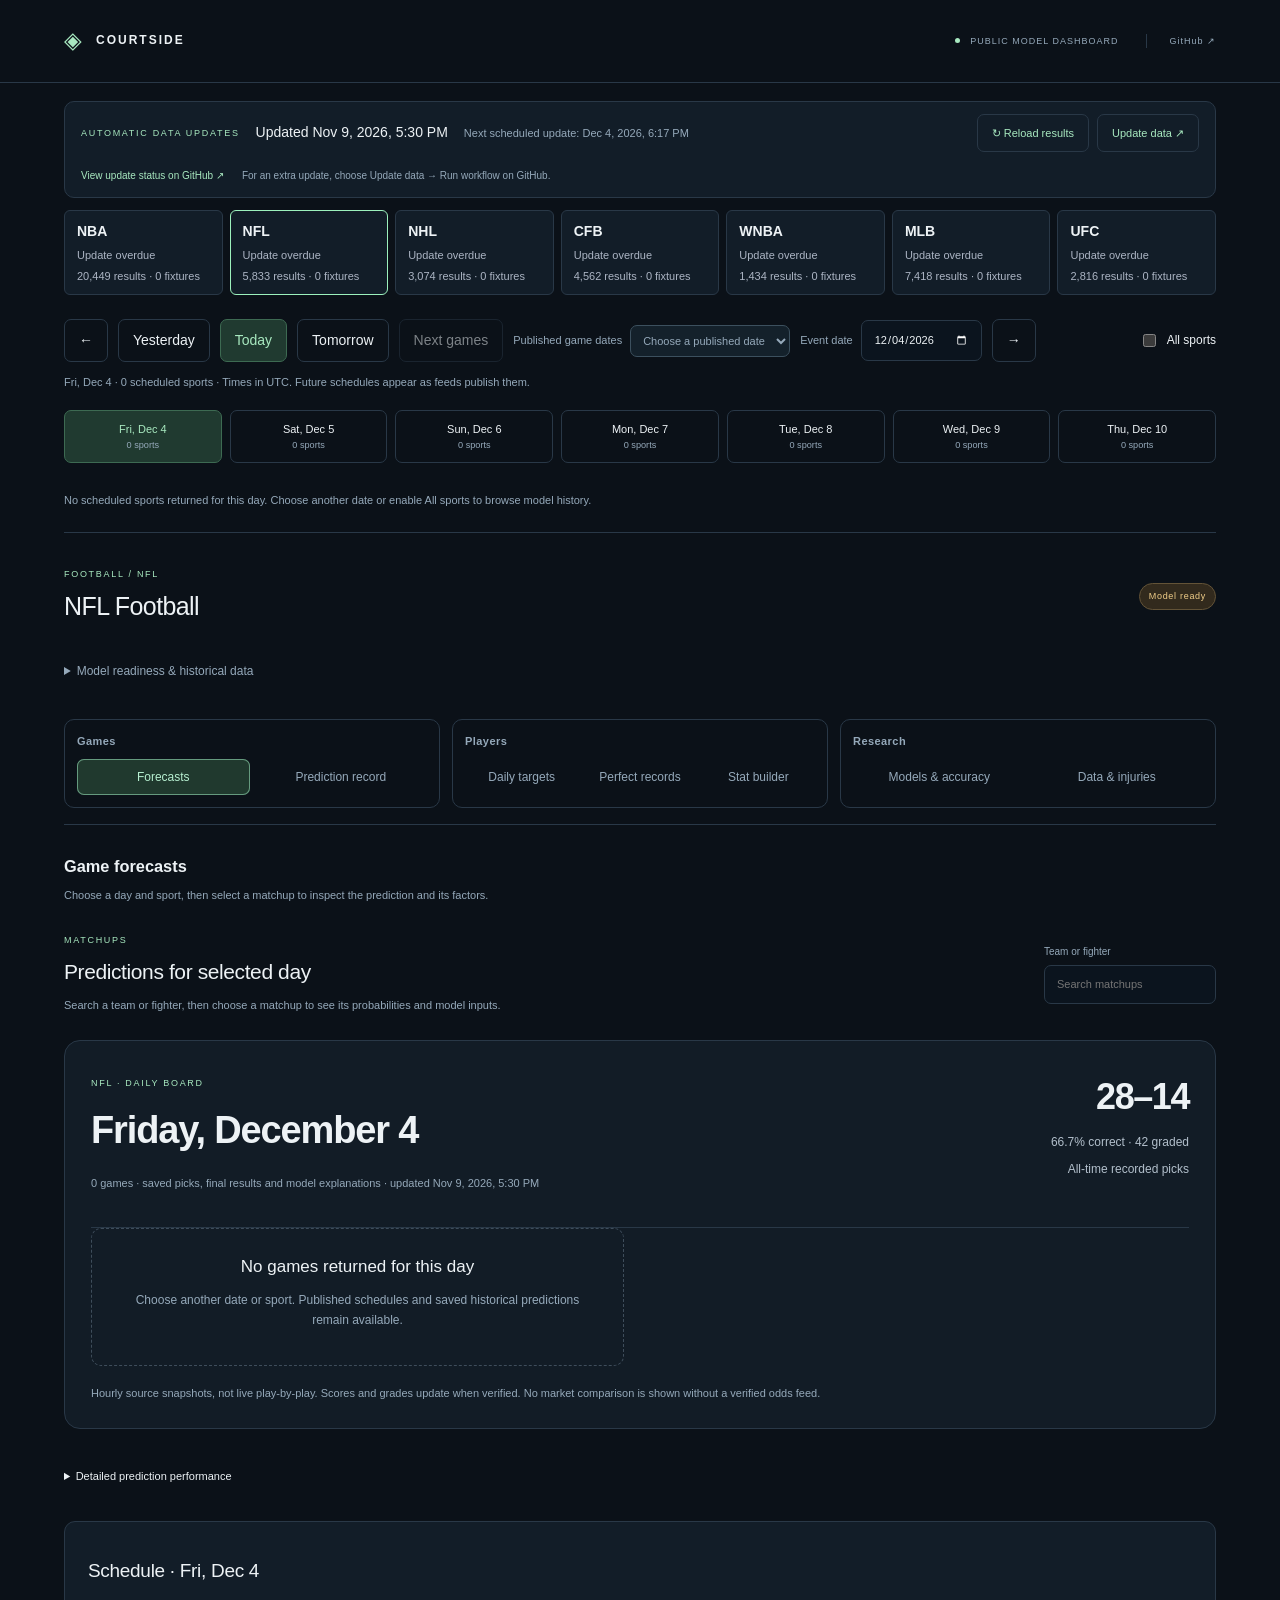
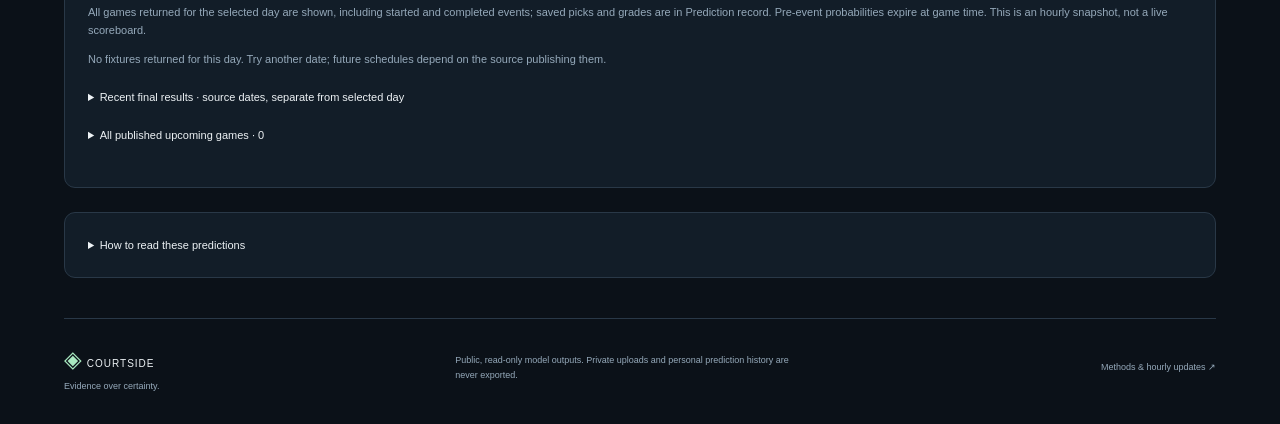
<file: index.html>
<!doctype html>
<html lang="en"><head><meta charset="utf-8"><meta name="viewport" content="width=device-width,initial-scale=1"><meta name="description" content="Statistics-only sports forecasts, real historical data, model comparisons and transparent calibration."><meta http-equiv="Content-Security-Policy" content="default-src 'self'; script-src 'self'; style-src 'self'; connect-src 'self' https://api.github.com; img-src 'self' data: https://a.espncdn.com; object-src 'none'; base-uri 'self'"><link rel="icon" href="./web/icon.svg" type="image/svg+xml"><title>Courtside — Sports Prediction Lab</title><link rel="stylesheet" href="./web/style.css?v=unified-matchup-v10"><script defer src="./web/record.js?v=unified-matchup-v10"></script><script defer src="./web/prop-finder.js?v=unified-matchup-v10"></script><script defer src="./web/app.js?v=unified-matchup-v10"></script></head>
<body><header class="topbar"><a class="brand" href="./"><span class="brandmark">◈</span><strong>COURTSIDE</strong><span class="brand-sub">PREDICTION LAB</span></a><div class="top-right"><span class="live-dot"></span> PUBLIC MODEL DASHBOARD <a href="https://github.com/cbegalla111/sportsMLmodel" target="_blank" rel="noopener">GitHub ↗</a></div></header>
<main><section class="dashboard-header"><div class="update-card"><span class="small-caps">AUTOMATIC DATA UPDATES</span><strong id="updated">Loading…</strong><span id="refresh-detail">Checking schedule…</span><div class="refresh-actions"><button id="refresh" type="button" title="Reload the latest published results">↻ Reload results</button><a id="collect-data" class="action-link" href="https://github.com/cbegalla111/sportsMLmodel/actions/workflows/pages.yml" target="_blank" rel="noopener" title="Open GitHub and choose Run workflow">Update data ↗</a></div><div class="refresh-status"><a id="pipeline-status" href="https://github.com/cbegalla111/sportsMLmodel/actions/workflows/pages.yml" target="_blank" rel="noopener" aria-live="polite">Checking update status…</a><span>For an extra update, choose Update data → Run workflow on GitHub.</span></div></div></section>
<section id="feed-overview" class="feed-overview" aria-label="All sport feed status"></section>
<div id="error" class="alert" role="alert" hidden></div><div id="loading" class="loading">Loading real model outputs and historical validation…</div>
<div id="dashboard" hidden><section class="day-browser" aria-label="Choose event day"><div class="day-controls"><button id="previous-day" type="button" aria-label="Previous day">←</button><button id="yesterday" type="button">Yesterday</button><button id="today" type="button">Today</button><button id="tomorrow" type="button">Tomorrow</button><button id="next-game-day" type="button">Next games</button><label class="calendar-label">Published game dates<select id="future-dates"></select></label><label class="calendar-label">Event date<input id="date-filter" type="date"></label><button id="next-day" type="button" aria-label="Next day">→</button><label class="all-sports-label"><input id="all-sports" type="checkbox"> All sports</label></div><p id="day-summary" class="muted" aria-live="polite"></p><div id="day-options" class="day-options" aria-label="Next seven days"></div></section><nav id="sports" class="sports" aria-label="Choose sport"></nav>
<section class="league-heading"><div><p id="sport-kicker" class="eyebrow"></p><h2 id="sport-title"></h2><p id="sport-description" class="muted"></p></div><span id="readiness" class="tag"></span></section>
<div id="freshness-alert" hidden></div><details class="model-overview"><summary>Model readiness & historical data</summary><section id="model-status" class="panel compact-panel"></section>
<section class="stats"><article><span class="small-caps">PUBLIC RESULTS</span><strong id="result-count">—</strong><small id="coverage">—</small></article><article><span class="small-caps">ACTIVE FORECASTS</span><strong id="forecast-count">—</strong><small>Selected day · pre-event only</small></article><article><span class="small-caps">BACKTEST ACCURACY</span><strong id="brier">—</strong><small id="test-sample">No evaluation available</small></article><article><span class="small-caps">LATEST RESULT</span><strong id="data-through">—</strong><small id="feed-note">No source connected</small></article></section></details>
<nav class="view-tabs" aria-label="Dashboard section"><div class="tab-group"><span class="tab-group-label">Games</span><div><button class="selected" data-view="forecasts" type="button">Forecasts</button><button data-view="history" type="button">Prediction record</button></div></div><div class="tab-group"><span class="tab-group-label">Players</span><div><button data-view="finder" type="button">Daily targets</button><button data-view="perfect" type="button">Perfect records</button><button data-view="props" type="button">Stat builder</button></div></div><div class="tab-group"><span class="tab-group-label">Research</span><div><button data-view="models" type="button">Models & accuracy</button><button data-view="data" type="button">Data & injuries</button></div></div></nav><div class="section-guide"><h3 id="view-title">Game forecasts</h3><p id="view-description" class="muted"></p></div>
<section id="view-forecasts" class="view"><div class="section-heading"><div><p class="eyebrow">MATCHUPS</p><h3 id="forecast-title">Predictions for selected day</h3><p class="muted">Search a team or fighter, then choose a matchup to see its probabilities and model inputs.</p></div><label class="date-filter">Team or fighter<input id="team-filter" type="search" placeholder="Search matchups"></label></div>
<section id="daily-scoreboard" class="daily-scoreboard" aria-label="Daily games and saved picks"></section><details class="record-detail"><summary>Detailed prediction performance</summary><section id="record-overview" class="panel compact-panel" aria-label="Recent prediction results"></section></details><details id="withheld-details"><summary id="withheld-summary"></summary><div id="withheld-list"></div></details><section id="day-history" class="panel limits-panel" hidden></section><section id="schedule-content" class="panel limits-panel"></section><details class="panel limits-panel"><summary>How to read these predictions</summary><p id="outcome-rules"></p><div class="missing-inputs"><span>Injuries <b>See matchup report</b></span><span>Starters / lineups <b>Unconfirmed</b></span><span>Market features <b>Excluded</b></span></div><p class="muted">These are limited result-history baselines. No props, parlays, guaranteed outcomes, or game-specific confidence intervals are fabricated.</p></details></section>
<section id="view-history" class="view" hidden><div class="prop-controls"><label>Record period<select id="record-period"><option value="7">Last 7 days</option><option value="30">Last 30 days</option><option value="0">All recorded games</option></select></label></div><div id="history-content" class="panel"></div></section>
<section id="view-finder" class="view" hidden><div class="panel"><h3>Today’s stat targets</h3><p class="muted">Choose a hit rate and how many targets to show across today’s games. Started games stay visible as historical research.</p><div class="prop-controls daily-primary"><label>Sport<select id="finder-sport"><option value="all">All sports</option><option>NBA</option><option>NFL</option><option>MLB</option><option>NHL</option><option>WNBA</option></select></label><label>Game<select id="finder-game"></select></label><label>Show targets<input id="finder-count" type="number" min="1" step="1" value="10"></label><label>Historical hit rate<select id="finder-min"><option value="0.6">60%</option><option value="0.65">65%</option><option value="0.7">70%</option><option value="0.75">75%</option><option value="0.8">80%</option><option value="0.85">85%</option><option value="0.9" selected>90%</option><option value="0.95">95%</option><option value="1">100%</option></select></label><label>Player search<input id="finder-player-search" type="search" placeholder="Any player (optional)"></label></div><details class="prop-advanced"><summary>More filters <span>History window, statistic and perfect records</span></summary><div class="prop-controls"><label>History window<select id="finder-sample"><option value="5">Last 5 · limited evidence</option><option value="10" selected>Last 10</option><option value="20">Last 20</option></select></label><label>Statistic<select id="finder-market"><option value="all">All statistics</option></select></label><label class="all-sports-label"><input id="finder-perfect" type="checkbox"> Only 100% observed hit rates</label></div></details><div class="prop-actions"><button id="finder-run" type="button">Find targets</button><button id="finder-all" type="button">Show all qualifying</button><span>Uses today’s full schedule</span></div><p id="finder-summary" aria-live="polite"></p><div id="finder-results"></div></div><details class="panel limits-panel"><summary>How stat targets are calculated</summary><p>For each player and statistic, sort the selected last 5, 10 or 20 collected values from highest to lowest. Require at least ceil(hit rate × sample size) appearances at or above a target, then select the highest value that meets that requirement. Equality counts as a hit. For example, at 90% across 10 games, the ninth-highest value is the target; ties can raise its observed hit rate above 90%.</p><p>Targets come directly from observed values, rather than a sportsbook line catalog. The full history window is required. Missing statistics and future observations are excluded; missing appearances can affect the record. A 90% historical hit rate is not a validated 90% chance for the next game. Zero or negative targets are shown when the data support no higher total.</p><p>Ranking uses the historical evidence lower bound, then a shrunk consistency estimate. These remain descriptive summaries after searching many statistics. Fresh player data and injury coverage are required; uncertain or unavailable players are excluded. Opponent effects, minutes and starters are unconfirmed. Results include the original game values for inspection. Multiple props can be correlated.</p></details><section class="panel limits-panel"><h3>Your shortlist</h3><div id="finder-shortlist"></div></section></section>
<section id="view-perfect" class="view" hidden><div class="panel"><h3>100% observed prop hit rates · all teams</h3><p class="muted">Scan every collected player across teams. No team or matchup selection required; the event date above does not limit this historical scan. Each result hit in every one of the selected last 5, 10 or 20 collected appearances.</p><div class="prop-controls"><label>Sport<select id="perfect-sport"><option value="all">All sports</option><option>NBA</option><option>NFL</option><option>MLB</option><option>NHL</option><option>WNBA</option></select></label><label>Sample window<select id="perfect-sample"><option value="5">Last 5 · small sample</option><option value="10" selected>Last 10</option><option value="20">Last 20</option></select></label><label>Side<select id="perfect-side"><option value="both">Over and under</option><option value="over">Over</option><option value="under">Under</option></select></label><label>Statistic<select id="perfect-market"><option value="all">All statistics</option></select></label><label>Player search<input id="perfect-search" type="search" placeholder="Search player name"></label></div><p id="perfect-summary" aria-live="polite"></p><p class="muted">100% describes collected history, not a guaranteed future result. Missing appearances may affect rates. Lines are research thresholds, not verified sportsbook offers. Availability is shown separately and does not certify a player will participate.</p><div id="perfect-results"></div><button id="perfect-more" type="button" hidden>Show 50 more</button></div></section><section id="view-props" class="view" hidden><div class="panel"><h3>Player stat builder</h3><p class="muted">Drag the target to see exactly how often a player reached it. Choose a historical hit-rate preset or enter your own positive target.</p><div class="prop-controls"><label>Sport<select id="prop-sport"><option>NBA</option><option>MLB</option><option>NFL</option><option>NHL</option><option>WNBA</option></select></label><label>Player search<input id="prop-search" type="search" placeholder="Search player or team"></label><label>Player<select id="prop-player"></select></label><label>Statistic<select id="prop-market"></select></label><label>Line<input id="prop-line" type="number" min="0.5" step="0.5" placeholder="Enter offered line"></label><label>Side<select id="prop-side"><option value="at least">At least (inclusive)</option><option value="over">Over</option><option value="under">Under</option></select></label><label>History window<select id="prop-window"><option value="5">Last 5</option><option value="10" selected>Last 10</option><option value="20">Last 20</option></select></label><button id="prop-add" type="button">Save to shortlist</button></div><section class="stat-slider-panel" aria-label="Adjust player statistic target"><div class="stat-slider-heading"><label for="prop-slider">Drag to change the target</label><output id="prop-slider-value" for="prop-slider prop-line"></output></div><input id="prop-slider" type="range" min="0.5" max="50" step="0.5" value="20" aria-describedby="prop-slider-feedback"><p id="prop-slider-feedback" aria-live="polite"></p><div class="prop-actions"><button type="button" data-prop-target="0.8">80% historical target</button><button type="button" data-prop-target="0.9">90% historical target</button><button type="button" data-prop-target="1">100% historical target</button></div><p class="muted">Moving the slider updates observed hits immediately. Presets use collected appearances, not a guaranteed chance in the next game. Searching many targets can overstate apparent consistency.</p></section><div id="prop-results" aria-live="polite"></div></div><section class="panel limits-panel"><h3>Parlay research shortlist</h3><p class="muted">Saved on this browser. Same-game and same-player legs can be correlated. Multiplying historical hit rates does not estimate a parlay’s chance of winning. Confirm the offered line, price, active roster and settlement rules.</p><div id="prop-shortlist"></div></section><section class="panel limits-panel"><h3>Research methods & sources</h3><p>Use rolling game logs, sample sizes, role and playing-time context, and chronological testing. Streaks alone do not demonstrate a betting edge. Missing appearances are excluded, not scored as losses or zeros. Integer-line ties are shown as pushes, although platform settlement rules vary.</p><p><a href="https://github.com/swar/nba_api" target="_blank" rel="noopener">nba_api: NBA statistics endpoints ↗</a> · <a href="https://the-odds-api.com/sports-odds-data/betting-markets.html" target="_blank" rel="noopener">The Odds API: player market definitions ↗</a> · <a href="https://www.statsmodels.org/stable/generated/statsmodels.stats.proportion.proportion_confint.html" target="_blank" rel="noopener">Binomial interval methods ↗</a> · <a href="https://www.itl.nist.gov/div898/handbook/prc/section2/prc241.htm" target="_blank" rel="noopener">NIST: Wilson interval guidance ↗</a> · <a href="https://numpy.org/doc/stable/reference/generated/numpy.quantile.html" target="_blank" rel="noopener">Empirical quantile methods ↗</a></p></section></section>
<section id="view-models" class="view" hidden><div id="model-content"></div></section>
<section id="view-data" class="view" hidden><div id="data-content"></div></section>
<footer><div><span class="brandmark">◈</span> COURTSIDE <span>Evidence over certainty.</span></div><p>Public, read-only model outputs. Private uploads and personal prediction history are never exported.</p><a href="https://github.com/cbegalla111/sportsMLmodel/blob/main/docs/PAGES.md" target="_blank" rel="noopener">Methods & hourly updates ↗</a></footer></div></main><dialog id="game-inspector" class="game-inspector"><button id="close-inspector" type="button" aria-label="Close game explanation">Close ✕</button><div id="game-inspector-content"></div></dialog></body></html>
</file>
<file: web/style.css>
:root{color-scheme:dark;--bg:#0b1118;--panel:#121d28;--line:#293847;--text:#edf2f5;--muted:#95a9ba;--green:#a8e9c0;--lavender:#c0bcf7;--amber:#f1ce89}*{box-sizing:border-box}body{margin:0;background:var(--bg);color:var(--text);font:14px/1.65 -apple-system,BlinkMacSystemFont,"Segoe UI",sans-serif}a{color:inherit;text-decoration:none}a:hover{color:var(--green)}button,input,select{font:inherit}button{cursor:pointer;border:1px solid var(--line);background:transparent;color:var(--text);border-radius:7px;padding:9px 14px}button:hover{border-color:var(--green)}button:disabled{cursor:wait;opacity:.5}input,select{background:#0b141e;color:var(--text);border:1px solid var(--line);padding:9px 12px;border-radius:7px;max-width:100%}button:focus-visible,a:focus-visible,input:focus-visible,summary:focus-visible{outline:2px solid var(--green);outline-offset:4px}.topbar{display:flex;align-items:center;justify-content:space-between;gap:20px;border-bottom:1px solid var(--line);padding:22px 5%}.brand{display:flex;align-items:center;gap:12px;letter-spacing:2px;font-size:12px}.brandmark{color:var(--green);font-size:23px}.brand-sub{font-size:9px;color:var(--muted);letter-spacing:1px}.top-right{display:flex;align-items:center;gap:10px;color:var(--muted);font-size:9px;letter-spacing:1px}.top-right a{margin-left:18px;border-left:1px solid var(--line);padding-left:22px}.live-dot{display:inline-block;width:5px;height:5px;background:var(--green);border-radius:50%}main{max-width:1440px;padding:0 5%;margin:auto}.hero{padding:50px 0 42px;display:flex;justify-content:space-between;align-items:center;gap:25px}.eyebrow,.small-caps{font-size:9px;letter-spacing:1.7px;color:var(--green);text-transform:uppercase}h1{font-size:clamp(34px,4.6vw,59px);line-height:1.12;font-weight:500;letter-spacing:-2.3px;margin:20px 0}h1 span{color:var(--muted)}.intro{color:var(--muted);font-size:13px;line-height:1.9}.update-card{border:1px solid var(--line);padding:22px 24px;border-radius:10px;display:flex;flex-direction:column;align-items:flex-start;gap:7px;min-width:260px;background:linear-gradient(135deg,#15232c,#111a24)}.update-card strong{font-size:14px;font-weight:500}.update-card>span:not(.small-caps){font-size:11px;color:var(--muted)}.update-card button{font-size:11px;margin-top:9px;color:var(--green)}.sports{display:flex;gap:8px;flex-wrap:wrap;border-bottom:1px solid var(--line);padding-bottom:22px}.sports button{min-width:78px;color:var(--muted);display:flex;align-items:center;justify-content:center;gap:8px;font-size:12px;padding:10px 15px}.sports button.selected{background:#203a30;color:var(--green);border-color:#3d6a52}.sport-dot{height:4px;width:4px;border-radius:50%;background:#586977}.sport-dot.ready{background:var(--green)}.league-heading{display:flex;align-items:center;justify-content:space-between;gap:20px;margin:29px 0 20px}.league-heading h2{font-weight:500;font-size:25px;letter-spacing:-.6px;margin:4px 0}.league-heading p{margin:5px 0}.tag{font-size:9px;letter-spacing:.7px;display:inline-block;border:1px solid #3e6152;background:#192e26;color:var(--green);padding:5px 9px;border-radius:20px;white-space:nowrap}.tag.subdued{background:#1a2237;border-color:#39445f;color:var(--lavender)}.tag.warn{background:#322a1d;color:var(--amber);border-color:#635337}.status-banner{padding:11px 15px;border:1px solid #3c4555;border-left:2px solid var(--lavender);border-radius:5px;font-size:11px;color:#b9c7d4;background:#111b25}.status-banner.warn{border-left-color:var(--amber);color:var(--amber)}.stats{display:grid;grid-template-columns:repeat(4,1fr);gap:14px;margin:21px 0 30px}.stats article{border:1px solid var(--line);border-radius:9px;padding:19px 20px;background:var(--panel);min-width:0}.stats .small-caps{color:var(--muted);font-size:8px}.stats strong{display:block;font-size:29px;letter-spacing:-.7px;font-weight:500;margin:8px 0}.stats small{font-size:10px;color:var(--muted);display:block}.view-tabs{display:flex;gap:25px;border-bottom:1px solid var(--line);margin:0 0 28px}.view-tabs button{border:0;border-bottom:2px solid transparent;border-radius:0;padding:12px 0 15px;font-size:10px;color:var(--muted)}.view-tabs button span{margin-left:9px;font-size:12px}.view-tabs button.selected{color:var(--green);border-bottom-color:var(--green)}.section-heading{display:flex;justify-content:space-between;align-items:center;gap:25px;margin:20px 0}.section-heading h3{font-size:21px;font-weight:500;letter-spacing:-.4px;margin:7px 0}.section-heading p{margin:5px 0}.muted{color:var(--muted);font-size:11px}.date-filter{font-size:10px;color:var(--muted);min-width:172px}.date-filter input{display:block;font-size:11px;margin-top:5px;width:100%}.text-button{font-size:10px;color:var(--green);border:0;padding:5px 0}.forecast-grid{display:grid;grid-template-columns:minmax(0,1.12fr) minmax(0,1fr);gap:20px;align-items:start}.matchup-list{display:grid;gap:10px}.matchup-card{display:block;text-align:left;border:1px solid var(--line);padding:17px 18px;border-radius:10px;background:var(--panel);width:100%}.matchup-card.selected{border-color:#659174;background:#162820}.matchup-meta{display:flex;justify-content:space-between;color:var(--muted);font-size:9px;letter-spacing:.5px;margin-bottom:12px}.matchup-teams{display:flex;justify-content:space-between;gap:15px;align-items:center}.team-name{font-size:13px;font-weight:500}.team-name small{display:block;font-size:9px;color:var(--muted);font-weight:400;margin-top:2px}.matchup-prob{font-size:24px;letter-spacing:-.8px;color:var(--green);font-weight:500}.runner-up{display:flex;justify-content:space-between;color:var(--muted);font-size:11px;margin-top:5px}.prob-track{height:4px;border-radius:2px;background:var(--lavender);margin:13px 0 10px;overflow:hidden}.prob-track span{height:100%;display:block;background:var(--green)}.card-foot{font-size:9px;color:var(--muted);display:flex;justify-content:space-between}.panel{background:var(--panel);border:1px solid var(--line);padding:23px;border-radius:11px;min-width:0}.panel h3{font-size:19px;font-weight:500;margin:10px 0 16px;letter-spacing:-.3px}.panel h4{font-size:13px;font-weight:500;margin:24px 0 12px}.matchup-detail{position:sticky;top:20px}.detail-title{display:flex;justify-content:space-between;gap:15px;margin:15px 0;font-size:15px}.detail-probs{display:flex;justify-content:space-between;gap:12px}.detail-probs strong{font-size:34px;font-weight:500;letter-spacing:-1px;color:var(--green)}.detail-probs>div:last-child strong{color:var(--lavender)}.detail-probs span{display:block;color:var(--muted);font-size:10px}.factor{margin:13px 0}.factor-line{display:flex;justify-content:space-between;font-size:10px;color:var(--muted);gap:15px}.factor-line b{color:var(--text);font-weight:400}.factor-track{height:4px;background:#24323f;margin-top:6px;border-radius:3px;overflow:hidden}.factor-track span{display:block;height:100%;background:var(--green);max-width:100%}.factor-track.negative span{background:var(--lavender)}.metric-grid{display:grid;grid-template-columns:repeat(3,1fr);gap:11px;margin:20px 0}.metric{border:1px solid var(--line);border-radius:7px;padding:14px}.metric span{font-size:9px;color:var(--muted);display:block}.metric strong{display:block;font-size:21px;font-weight:500;margin-top:5px}.two-cols{display:grid;grid-template-columns:1fr 1fr;gap:20px;margin-bottom:20px}.limits-panel{margin:24px 0}.limits-panel>p{font-size:11px;color:var(--muted)}.missing-inputs{display:flex;flex-wrap:wrap;gap:30px;font-size:10px;color:var(--muted);margin:20px 0}.missing-inputs b{display:block;font-size:10px;font-weight:400;color:var(--amber);margin-top:3px}.missing-inputs>span:last-child b{color:var(--green)}details{margin:20px 0;color:var(--muted);font-size:11px}summary{cursor:pointer;color:var(--text);font-size:11px}table{width:100%;border-collapse:collapse;font-size:10px}th,td{text-align:left;padding:12px 11px;border-bottom:1px solid var(--line);vertical-align:top}th{font-size:9px;font-weight:400;color:var(--muted);white-space:nowrap}td{overflow-wrap:anywhere}.table-scroll{overflow-x:auto;max-width:100%}.table-scroll table{min-width:400px}.value-good{color:var(--green)}.empty{border:1px dashed #3e4d5b;border-radius:10px;padding:30px;color:var(--muted);font-size:12px;text-align:center}.empty strong{font-size:18px;color:var(--text);display:block;font-weight:500;margin-bottom:10px}.empty p{max-width:500px;margin:10px auto}.empty .tag{margin-bottom:15px}.empty a{color:var(--green)}.calibration svg{width:100%;height:auto;max-height:280px}.calibration text{fill:var(--muted);font:10px system-ui}.calibration .axis,.calibration .grid{stroke:var(--line);stroke-width:1}.calibration .reference{stroke:#6d7d8c;stroke-dasharray:4 4}.calibration circle{fill:var(--green)}.calibration polyline{stroke:var(--green);stroke-width:2;fill:none}.feature-chips{display:flex;flex-wrap:wrap;gap:7px;margin:15px 0}.feature-chips span{font-size:10px;background:#1d2a36;border:1px solid var(--line);padding:5px 9px;border-radius:5px;color:#c6d3de}.source-list{padding:0;list-style:none;font-size:11px;color:var(--muted)}.source-list li{padding:10px 0;border-bottom:1px solid var(--line)}.source-list a{color:var(--green);overflow-wrap:anywhere}.audit-line{margin:12px 0;font-size:10px;color:var(--muted);overflow-wrap:anywhere}.audit-line strong{font-weight:400;color:var(--text);display:block}footer{display:flex;align-items:center;justify-content:space-between;gap:20px;border-top:1px solid var(--line);margin:40px 0 0;padding:22px 0 30px;color:var(--muted);font-size:9px}footer>div{color:var(--text);font-size:10px;letter-spacing:1px}footer>div span:last-child{display:block;font-size:9px;color:var(--muted);letter-spacing:0}footer p{max-width:350px}footer a{white-space:nowrap}.alert{padding:20px;border:1px solid #8f5860;color:#f9c2c6;border-radius:9px;margin:20px 0;background:#301c23}.loading{padding:35px 0;color:var(--muted)}[hidden]{display:none!important}.two-cols>*,.forecast-grid>*,.view,.hero>*{min-width:0}p,.audit-line{overflow-wrap:anywhere}@media(min-width:1600px){.hero{padding-top:65px}}@media(max-width:900px){.stats{grid-template-columns:repeat(2,1fr)}.forecast-grid{grid-template-columns:1fr}.matchup-detail{position:static}.two-cols{grid-template-columns:1fr}.brand-sub{display:none}.hero{align-items:flex-start}.update-card{min-width:220px;padding:18px}.top-right{font-size:8px}.top-right a{margin-left:7px;padding-left:10px}.metric-grid{grid-template-columns:repeat(3,1fr)}footer{flex-wrap:wrap}}@media(max-width:600px){main{padding:0 5%}.topbar{padding:15px 5%;gap:12px}.top-right{letter-spacing:0;gap:6px}.top-right a{display:none}.brand{font-size:10px;gap:8px}.hero{display:block;padding:30px 0}.hero h1{font-size:39px}.update-card{margin-top:24px;width:100%;gap:5px}.update-card button{align-self:flex-end;margin-top:-34px}.update-card strong{max-width:66%;font-size:12px}.update-card>span:not(.small-caps){font-size:9px}.sports{gap:6px}.sports button{min-width:64px;flex:1;padding:8px 9px;font-size:11px}.league-heading{display:block}.league-heading>.tag{margin-top:12px}.stats{gap:9px;margin-bottom:20px}.stats article{padding:14px}.stats strong{font-size:24px}.stats .small-caps{font-size:7px;letter-spacing:1px}.stats small{font-size:9px}.view-tabs{gap:23px}.view-tabs button span{font-size:11px;margin-left:4px}.section-heading{display:block}.date-filter{display:block;margin-top:20px;width:100%;max-width:230px}.section-heading h3{font-size:20px}.panel{padding:18px}.metric-grid{grid-template-columns:repeat(2,1fr)}.detail-probs strong{font-size:30px}footer p{margin:0}.missing-inputs{gap:18px}}
.matchup-list{max-height:800px;overflow-y:auto;padding-right:5px;scrollbar-width:thin;scrollbar-color:#3b5c4b transparent}@media(max-width:600px){.matchup-list{max-height:650px}}

.dashboard-header{display:flex;align-items:center;justify-content:space-between;gap:24px;padding:28px 0}.dashboard-header h1{font-size:26px;line-height:1.2;margin:0 0 8px}.dashboard-header p{margin:0}.dashboard-header .update-card{padding:16px;min-width:270px}.dashboard-header .update-card strong{font-size:14px}.feed-overview{display:grid;grid-template-columns:repeat(7,minmax(0,1fr));gap:8px;margin:0 0 16px}.feed-tile{display:flex;flex-direction:column;gap:8px;text-align:left;padding:12px;border:1px solid var(--line,#303541);border-radius:10px;background:var(--panel,#141923);color:inherit;cursor:pointer}.feed-tile.selected{border-color:#9cf1bd}.feed-tile small,.feed-state{font-size:11px;color:#acb5c4}.feed-state.ready{color:#9cf1bd}.compact-panel{margin-bottom:20px}.compact-panel h3{font-size:16px}.lifecycle-stats{display:flex;flex-wrap:wrap;gap:12px 28px;margin:12px 0}.lifecycle-stats span{font-size:12px;color:#aeb6c6}.lifecycle-stats b{display:block;color:#e7eaf0;margin-top:5px}.date-filter input[type=search]{min-width:170px}.league-heading h2{font-size:25px}.league-heading .muted{display:none}.empty{padding:24px}.empty strong{font-size:17px}.brand-sub{display:none}@media(max-width:700px){.dashboard-header{align-items:stretch;flex-direction:column;gap:16px}.dashboard-header .update-card{min-width:0}.feed-overview{grid-template-columns:repeat(2,minmax(0,1fr))}.feed-tile:last-child{grid-column:span 2}.section-heading{flex-wrap:wrap}.date-filter{width:100%}}

.dashboard-header{justify-content:flex-end}

.day-browser{margin:0 0 20px}.day-controls{display:flex;align-items:center;gap:10px;flex-wrap:wrap}.calendar-label{display:flex;align-items:center;gap:8px;font-size:11px;color:var(--muted)}.all-sports-label{display:flex;align-items:center;gap:8px;font-size:12px;margin-left:auto}.day-options{display:flex;gap:8px;overflow-x:auto;padding:8px 0}.day-options button{flex:1;min-width:105px;font-size:11px}.day-options small{display:block;color:var(--muted)}.day-browser button.selected{background:#203a30;color:var(--green);border-color:#3d6a52}.sports small{font-size:9px}.sports p{margin:0}@media(max-width:600px){.day-controls{gap:7px}.day-controls button{padding:8px 10px}.calendar-label{order:2;width:100%}.calendar-label input{flex:1;min-width:0}.all-sports-label{font-size:11px}.day-options button{flex:none}.sports button{flex:none}}

.dashboard-header{padding:18px 0 12px}.dashboard-header .update-card{width:100%;min-width:0;display:flex;flex-direction:row;align-items:center;gap:16px;flex-wrap:wrap;padding:12px 16px;background:var(--panel)}.dashboard-header .update-card button{margin:0 0 0 auto;align-self:auto}.dashboard-header .update-card strong{max-width:none}.feed-overview{display:flex;overflow-x:auto;gap:7px;padding-bottom:8px}.feed-tile{flex:1;min-width:132px;padding:9px 12px;gap:3px;border-radius:6px}.view-tabs{overflow-x:auto;gap:20px}.view-tabs button{flex-shrink:0}@media(max-width:600px){.dashboard-header .update-card{gap:8px 12px}.dashboard-header .update-card .small-caps{width:100%}.dashboard-header .update-card button{font-size:10px}.feed-tile{min-width:125px}.feed-tile:last-child{grid-column:auto}.view-tabs{gap:16px}}

.refresh-actions{display:flex;gap:8px;margin-left:auto}.dashboard-header .update-card .refresh-actions button{margin:0}.action-link{display:inline-flex;align-items:center;justify-content:center;border:1px solid var(--line);border-radius:7px;padding:9px 14px;font-size:11px;color:var(--green);white-space:nowrap}.action-link:hover{border-color:var(--green)}.refresh-status{display:flex;align-items:center;flex-wrap:wrap;gap:6px 18px;width:100%;font-size:10px;color:var(--muted)}.refresh-status a{color:var(--green)}@media(max-width:600px){.refresh-actions{width:100%;margin-left:0}.refresh-actions>*{flex:1;text-align:center}.dashboard-header .update-card .refresh-actions button{font-size:11px}.refresh-status{font-size:10px}}

.prop-controls{display:flex;flex-wrap:wrap;gap:14px;align-items:end;margin:20px 0}.prop-controls label{display:flex;flex-direction:column;gap:6px;min-width:120px;max-width:100%}.prop-controls input,.prop-controls select{background:var(--panel,#121e28);color:inherit;border:1px solid #3c505e;border-radius:7px;padding:10px;max-width:100%;font:inherit}.prop-controls select{max-width:320px}.prop-saved{display:flex;justify-content:space-between;align-items:center;gap:12px;padding:12px 0;border-bottom:1px solid #30414c}.prop-saved small{display:block;color:#9bb1c2;margin-top:5px}@media(max-width:600px){.prop-controls label{width:100%}.prop-controls select{width:100%;max-width:100%}.prop-saved{align-items:start}}
.finder-cards{display:grid;grid-template-columns:repeat(auto-fit,minmax(min(100%,330px),1fr));gap:16px}.finder-card{min-width:0}.finder-card h4{font-size:1.15rem;margin:15px 0 8px}.finder-pick{font-size:1.15rem;font-weight:650;color:#a5e8c5}.finder-card details{margin-top:16px}.finder-card .card-foot{flex-wrap:wrap;gap:8px}#finder-game{max-width:480px}
.record-heading{display:flex;justify-content:space-between;align-items:center;gap:16px;flex-wrap:wrap}.record-heading h3{margin-top:0}.record-metrics{display:flex;flex-wrap:wrap;gap:28px;margin:18px 0}.record-metrics span{display:flex;flex-direction:column;gap:5px;color:#a9bac6}.record-metrics strong{font-size:1.6rem;color:#b6efd0}.injury-context{margin-top:20px;padding-top:12px;border-top:1px solid #30414c}
#future-dates{background:#14212b;color:inherit;border:1px solid #3c505e;border-radius:7px;padding:8px;max-width:100%;font:inherit}.calendar-label{min-width:0}

.view-tabs{display:grid;grid-template-columns:repeat(3,minmax(0,1fr));gap:12px;padding:16px 0;align-items:stretch}.tab-group{min-width:0;padding:12px;border:1px solid var(--line);border-radius:10px}.tab-group-label{display:block;font-size:11px;color:var(--muted);margin-bottom:8px}.tab-group>div{display:flex;gap:6px;flex-wrap:wrap}.view-tabs button{padding:10px 12px;border-radius:7px;white-space:normal;text-align:left}.view-tabs button.selected{background:#20392e;color:#b6efd0}.section-guide{margin:16px 0 24px}.section-guide h3{margin-bottom:6px}.section-guide p{margin-top:0}.research-section>summary{font-weight:600;padding:8px;cursor:pointer}.research-section[open]>summary{margin-bottom:20px}@media(max-width:650px){.view-tabs{grid-template-columns:1fr;gap:8px}.tab-group{display:flex;gap:12px;align-items:center}.tab-group-label{width:64px;flex-shrink:0;margin:0}.tab-group>div{flex:1}.view-tabs button{font-size:12px;padding:10px}}

.tab-group>div{display:grid;grid-template-columns:repeat(2,minmax(0,1fr));gap:5px}.tab-group:nth-child(2)>div{grid-template-columns:repeat(3,minmax(0,1fr))}.view-tabs button{margin:0;min-width:0;text-align:center;font-size:12px;line-height:1.35;border-bottom:0!important}.tab-group-label{font-weight:600;letter-spacing:.04em}.view-tabs button.selected{box-shadow:inset 0 0 0 1px #659a7e}.daily-primary{display:grid;grid-template-columns:1fr 2fr 1fr 1fr;gap:16px}.daily-primary label{min-width:0;max-width:none}.daily-primary label:last-child{grid-column:1/-1;max-width:420px}.daily-primary input,.daily-primary select{width:100%;max-width:none;box-sizing:border-box}.prop-advanced{border:1px solid var(--line);border-radius:8px;padding:12px 16px}.prop-advanced summary{font-size:13px;cursor:pointer}.prop-advanced summary span{margin-left:12px;color:var(--muted);font-size:11px}.prop-advanced .prop-controls{margin-bottom:4px}.prop-advanced input[type=checkbox]{width:18px;height:18px}.prop-advanced .all-sports-label{display:flex;flex-direction:row;align-items:center;gap:10px;min-height:40px}.prop-actions{display:flex;align-items:center;flex-wrap:wrap;gap:10px;margin:18px 0}.prop-actions span{font-size:11px;color:var(--muted);margin-left:auto}.prop-actions button:first-child{background:#20392e;border-color:#659a7e;color:#b6efd0}#finder-summary{padding:14px 0;border-top:1px solid var(--line);font-size:13px;line-height:1.6}.finder-card .card-foot{align-items:start}.finder-card .card-foot strong{font-size:12px}@media(max-width:1000px){.view-tabs{grid-template-columns:1fr}.tab-group{display:grid;grid-template-columns:75px 1fr;align-items:center}.tab-group-label{margin:0}.tab-group>div,.tab-group:nth-child(2)>div{grid-template-columns:repeat(3,minmax(0,1fr))}.daily-primary{grid-template-columns:1fr 1fr}}@media(max-width:600px){.tab-group{grid-template-columns:1fr;gap:10px}.view-tabs button{font-size:11px;padding:10px 5px}.daily-primary{gap:12px}.daily-primary label{width:auto}.daily-primary label:nth-child(2),.daily-primary label:last-child{grid-column:1/-1;max-width:none}.prop-advanced summary span{display:block;margin:6px 0 0 16px}.prop-actions span{width:100%;margin:0}.prop-actions button{flex:1}}

.stat-slider-panel{background:#0d1820;border:1px solid var(--line);border-radius:12px;padding:20px;margin:20px 0}.stat-slider-heading{display:flex;align-items:center;justify-content:space-between;flex-wrap:wrap;gap:12px}.stat-slider-heading output{font-size:24px;font-weight:700;color:var(--green)}#prop-slider{display:block;width:100%;height:36px;margin:16px 0;accent-color:#a5e8c5;cursor:ew-resize;touch-action:pan-y}.stat-game-chart{display:grid;gap:8px;margin:20px 0}.stat-game-row{display:grid;grid-template-columns:85px minmax(0,1fr) 40px;align-items:center;gap:10px}.stat-bar-track{background:#17242e;border-radius:5px;min-width:0}.stat-bar{display:block;background:#385a49;min-width:25px;padding:5px 7px;box-sizing:border-box;border-radius:5px;font-size:12px}.stat-bar.miss{background:#674242}.stat-bar.push{background:#525568}@media(max-width:600px){.stat-slider-panel{padding:14px}.stat-game-row{grid-template-columns:65px minmax(0,1fr) 35px;gap:6px}.stat-game-row small{font-size:10px}}

.driver-list{display:grid;gap:12px;margin:16px 0}.driver-card{padding:16px;border:1px solid var(--line);border-radius:9px;background:#0e1921}.driver-card p{line-height:1.65;margin:10px 0 0}.driver-heading{display:flex;justify-content:space-between;align-items:start;gap:12px;flex-wrap:wrap}.driver-heading span{color:#b6efd0;font-size:13px}.interpretation>h4{font-size:18px}.technical-factors{margin:20px 0}.technical-factors summary{cursor:pointer;padding:10px 0}@media(max-width:600px){.driver-card{padding:12px}.driver-heading span{width:100%}}

.daily-scoreboard{margin:20px 0 26px;background:#121c26;border:1px solid var(--line);border-radius:16px;padding:26px}.scoreboard-heading{display:flex;justify-content:space-between;align-items:start;gap:24px;padding-bottom:24px;border-bottom:1px solid var(--line)}.scoreboard-heading h2{font-size:clamp(24px,3vw,38px);margin:8px 0 12px;letter-spacing:-.03em}.scoreboard-record{display:flex;flex-direction:column;gap:7px;text-align:right;min-width:155px}.scoreboard-record strong{font-size:36px;letter-spacing:-.04em}.scoreboard-record span,.scoreboard-record small{font-size:12px;color:#b2bfcb}.board-games{display:grid;grid-template-columns:repeat(2,minmax(0,1fr));column-gap:32px}.board-game{padding:26px 0;border-bottom:1px solid var(--line);min-width:0}.board-status{display:flex;justify-content:space-between;gap:12px;font-size:12px;color:#afbecb;margin-bottom:20px}.pick-badge.correct{color:#78d9aa}.pick-badge.incorrect{color:#f08b88}.board-matchup{display:grid;grid-template-columns:minmax(0,1fr) auto minmax(0,1fr);gap:12px;align-items:center}.board-team{display:flex;align-items:center;gap:9px;min-width:0}.board-team.home{flex-direction:row-reverse;text-align:right}.team-badge{position:relative;width:38px;height:38px;flex-shrink:0;display:grid;place-items:center;background:#22313d;border-radius:50%;font-size:10px;font-weight:700}.team-badge img{position:absolute;inset:0;width:38px;height:38px;object-fit:contain;background:#121c26}.board-team-name{font-size:12px;font-weight:600;line-height:1.4;overflow-wrap:anywhere}.board-score{display:flex;align-items:center;gap:9px;font-variant-numeric:tabular-nums}.board-score strong{font-size:27px}.board-score>span{color:var(--muted)}.board-prob-labels{display:flex;justify-content:space-between;margin:20px 0 9px;font-size:13px;font-variant-numeric:tabular-nums}.board-prob-track{height:10px;border-radius:3px;background:#8b6e8e;overflow:hidden}.board-prob-track>span{display:block;height:100%;background:#3d96d5;border-right:3px solid #d9e5ee;box-sizing:border-box}.board-footer{display:flex;align-items:center;justify-content:space-between;gap:12px;flex-wrap:wrap;margin-top:12px}.board-footer>span{font-size:10px;color:var(--muted);line-height:1.5}.board-footer button{padding:7px 10px;font-size:11px}.board-note{font-size:11px;margin:18px 0 0}.record-detail>summary{cursor:pointer;padding:12px 0}.game-inspector{background:#14202a;color:#e0e9ef;border:1px solid #354653;border-radius:18px;width:min(760px,calc(100% - 32px));max-height:85vh;padding:24px;box-sizing:border-box}.game-inspector::backdrop{background:rgba(0,0,0,.65)}#close-inspector{display:block;margin-left:auto;position:sticky;top:0;z-index:1;background:#233440}.game-inspector h3{margin-top:16px}@media(max-width:850px){.board-games{grid-template-columns:1fr}.daily-scoreboard{padding:20px}.scoreboard-heading{flex-direction:column;gap:16px}.scoreboard-record{text-align:left}.scoreboard-record strong{font-size:32px}.board-team-name{font-size:13px}}@media(max-width:450px){.daily-scoreboard{padding:16px}.board-matchup{gap:7px}.board-team{flex-direction:column;align-items:start;gap:7px}.board-team.home{flex-direction:column;align-items:end}.board-team-name{font-size:11px}.board-score strong{font-size:25px}.board-status{font-size:11px}.game-inspector{width:100%;max-height:88vh;margin:auto 0 0;border-radius:20px 20px 0 0;padding:18px}}

.team-badge img{background:transparent}.model-overview{margin:12px 0}.model-overview>summary{cursor:pointer;font-size:12px;padding:10px 0;color:var(--muted)}.model-overview[open]>summary{margin-bottom:12px}@media(max-width:650px){.tab-group{display:grid;grid-template-columns:62px minmax(0,1fr);gap:8px;padding:8px}.tab-group-label{font-size:10px}.view-tabs button{padding:9px 4px;font-size:10px}.tab-group>div,.tab-group:nth-child(2)>div{gap:4px}}

.matchup-sheet-header h2{font-size:24px;line-height:1.4}.matchup-sheet-header h2 span{font-size:14px;color:var(--muted)}.matchup-sheet-prob{display:flex;justify-content:space-between;gap:20px;margin:22px 0}.matchup-sheet-prob strong{font-size:28px}.matchup-sheet-prob small{display:block;font-size:12px;margin-top:6px;font-weight:400}.matchup-sheet-prob strong:last-child{text-align:right}.matchup-sheet-tabs{display:flex;gap:6px;overflow-x:auto;padding:10px 0 18px;position:sticky;top:40px;background:#14202a}.matchup-sheet-tabs button{white-space:nowrap;font-size:12px;padding:10px}.matchup-sheet-tabs button[aria-selected=true]{background:#254133;color:#b6efd0;border-color:#659a7e}[data-matchup-panel]{padding:12px 0}.board-game:has([data-board-open]:focus-visible){outline:2px solid #9ce0bc;outline-offset:4px}@media(max-width:450px){.matchup-sheet-header h2{font-size:21px}.matchup-sheet-tabs button{font-size:11px;padding:9px 7px}}
</file>
